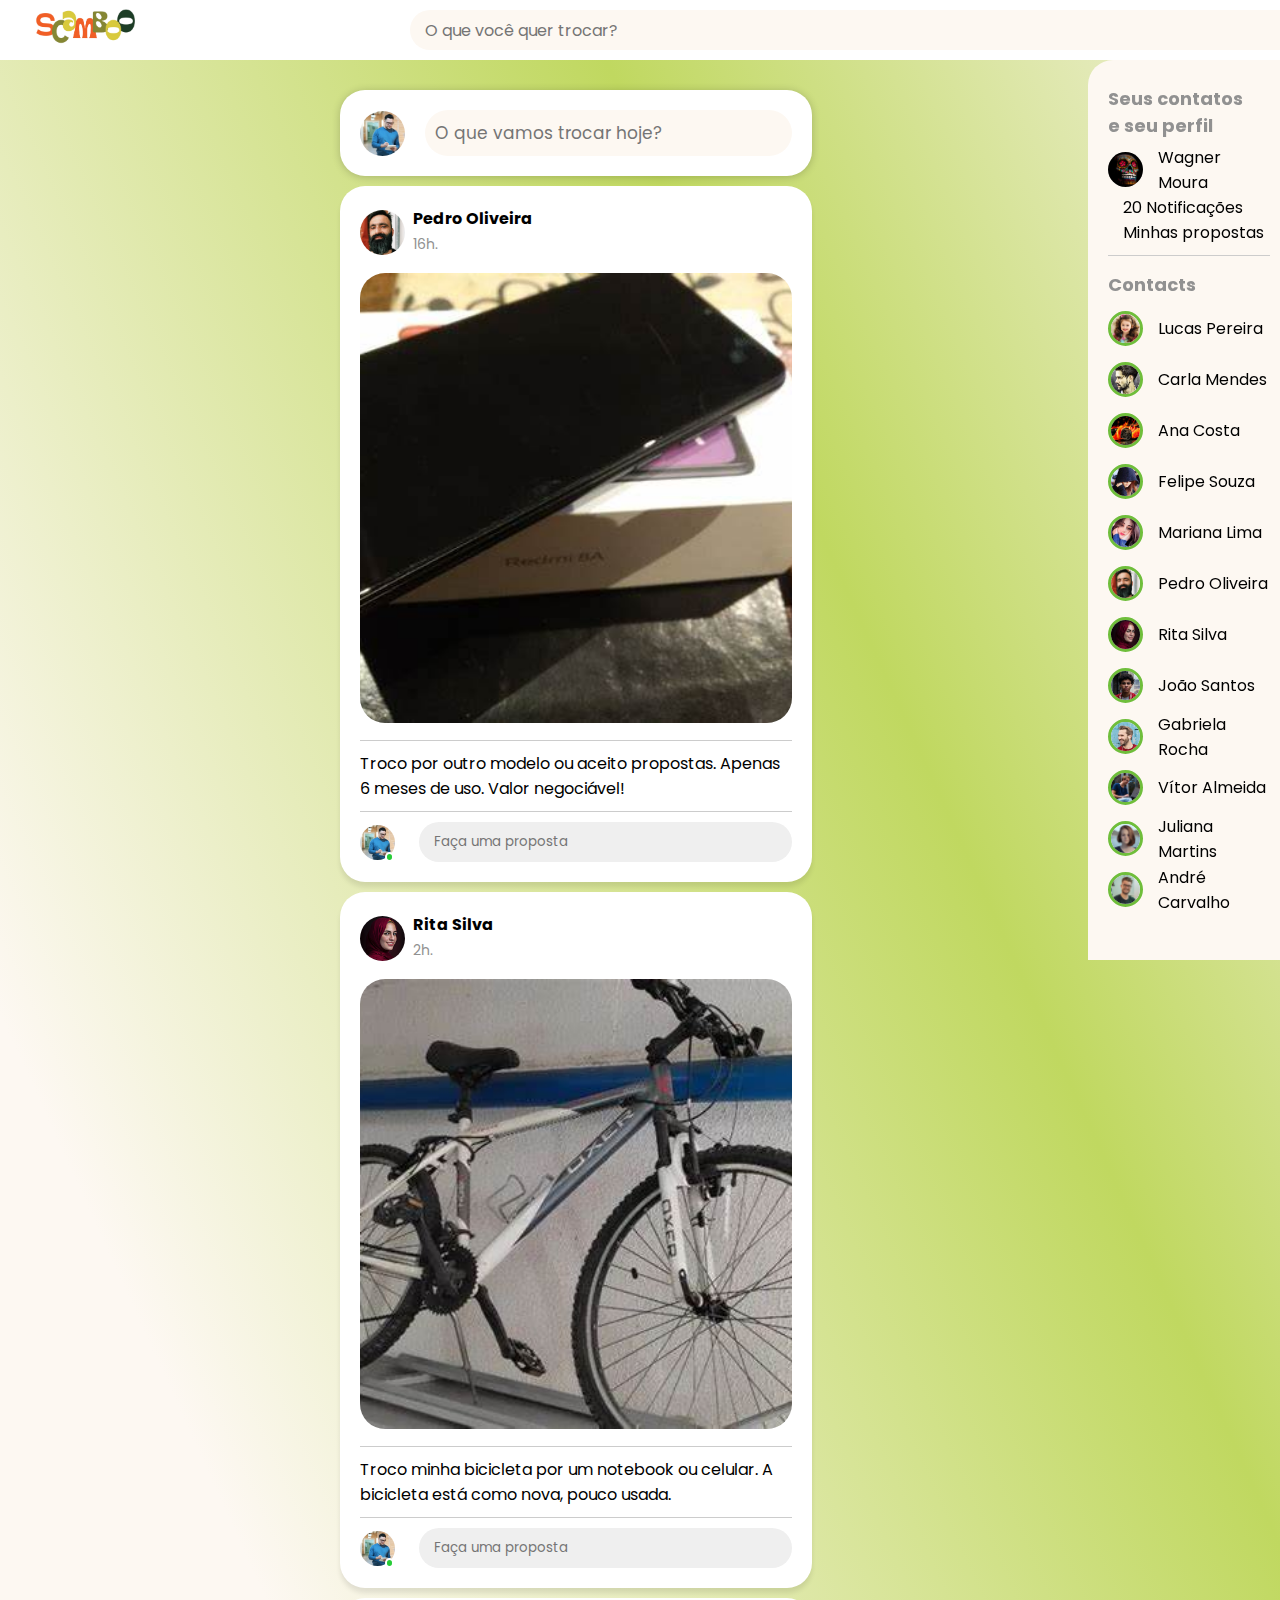
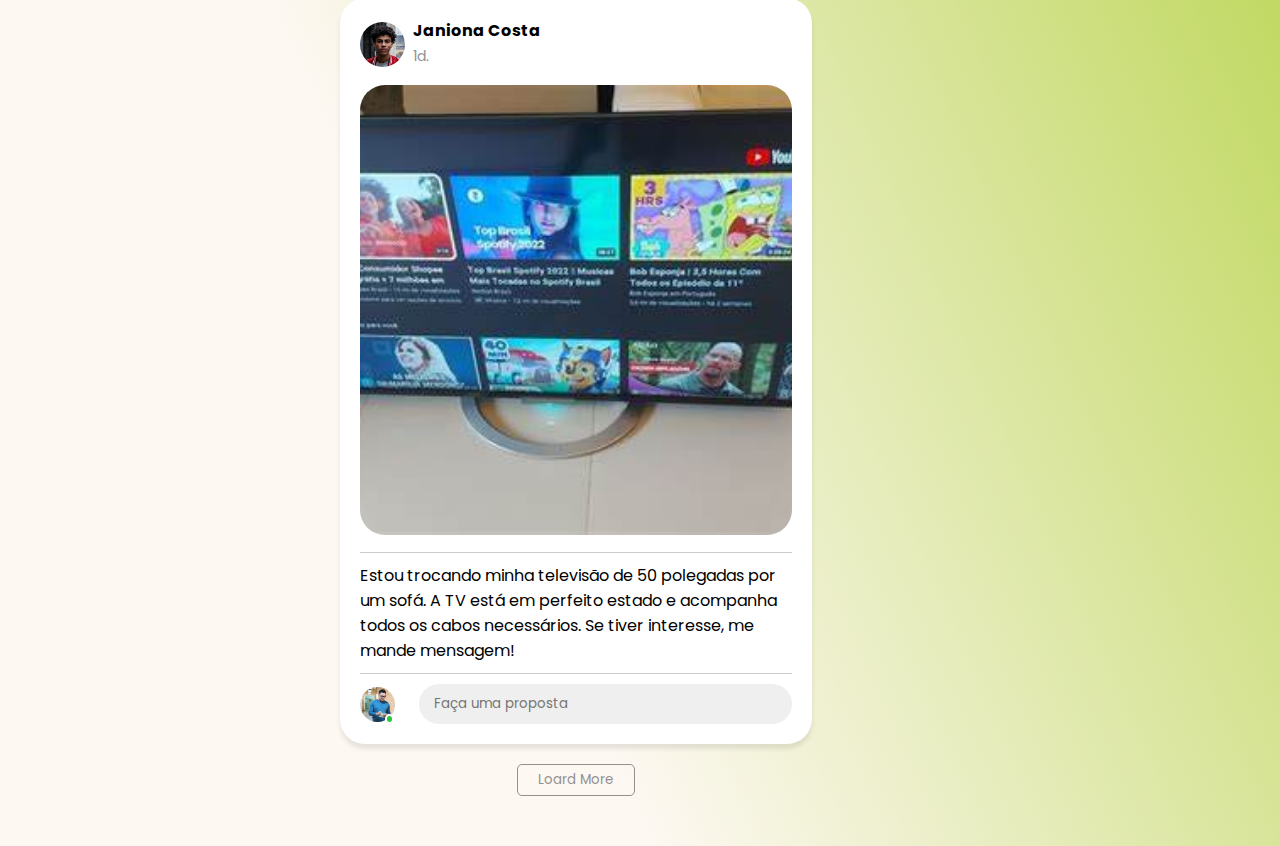
<file: home.html>
<!DOCTYPE html>
<html lang="en">
<head>
    <meta charset="UTF-8">
    <meta http-equiv="X-UA-Compatible" content="IE=edge">
    <meta name="viewport" content="width=device-width, initial-scale=1.0">
    <title>Scamboo | Home</title>
    <link rel="stylesheet" href="css/home.css">
    <!-----google fonts----->
    <link rel="preconnect" href="https://fonts.googleapis.com">
    <link rel="preconnect" href="https://fonts.gstatic.com" crossorigin>
    <link href="https://fonts.googleapis.com/css2?family=Permanent+Marker&family=Poppins:wght@300;400;500;600;700;800;900&display=swap" rel="stylesheet">
    
    <link rel="stylesheet" href="https://cdnjs.cloudflare.com/ajax/libs/font-awesome/6.1.2/css/all.min.css" integrity="sha512-1sCRPdkRXhBV2PBLUdRb4tMg1w2YPf37qatUFeS7zlBy7jJI8Lf4VHwWfZZfpXtYSLy85pkm9GaYVYMfw5BC1A==" crossorigin="anonymous" referrerpolicy="no-referrer" />
</head>
<body>

    <header>
    <nav>

        <div class="left">

            <div class="logo">
                <img src="assets/image/index/logo.png">
            </div>

            <div class="search_bar">

                <i class="fa-solid fa-magnifying-glass"></i>
                <input type="text" placeholder="O que você quer trocar?">

            </div>

        </div>

        <ul class="navlist">
            <li><a href="chat.html"><img src="assets/image/index/chat.png"></a></li>
            <li><a href="anuncios.html"><img src="assets/image/index/megaphone.png"></a></li>
            <li><a href="profile.html"><img src="assets/image/index/profile-user.png"></a></li>
        </ul>



    </nav>

    </header>




    <!------------main--------------->

    <div class="main">

        

        <!------------center---------------------->

        <div class="center">

           


            <div class="my_post">

                <div class="post_top">

                    <img src="image/profile.png">
                    <input type="text" placeholder="O que vamos trocar hoje?">

                </div>



            </div>

            <div class="friends_post">

                <div class="friend_post_top">
            
                    <div class="img_and_name">
            
                        <img src="image/profile_1.jpg">
            
                        <div class="friends_name">
                            <p class="friends_name">
                                Pedro Oliveira
                            </p>
                            <p class="time">16h.<i class="fa-solid fa-user-group"></i></p>
                        </div>
            
                    </div>
            
                    <div class="menu">
            
                        <i class="fa-solid fa-ellipsis"></i>
            
                    </div>
            
                </div>
            
                <img src="image/post_1.jpg">
            
                <hr>
            
                <p> Troco por outro modelo ou aceito propostas. Apenas 6 meses de uso. Valor negociável!</p>
            
        
            
                <hr>
            
                <div class="comment_warpper">
            
                    <img src="image/profile.png">
                    <div class="circle"></div>
            
                    <div class="comment_search">
            
                        <input type="text" placeholder="Faça uma proposta">
                        <i class="fa-regular fa-face-smile"></i>
                        <i class="fa-solid fa-camera"></i>
            
                    </div>
            
                </div>
            
            </div>
            
            <div class="friends_post">
            
                <div class="friend_post_top">
            
                    <div class="img_and_name">
            
                        <img src="image/profile_2.jpg">
            
                        <div class="friends_name">
                            <p class="friends_name">
                                Rita Silva
                            </p>
                            <p class="time">2h.<i class="fa-solid fa-user-group"></i></p>
                        </div>
            
                    </div>
            
                    <div class="menu">
            
                        <i class="fa-solid fa-ellipsis"></i>
            
                    </div>
            
                </div>
            
                <img src="image/post_2.jpg">
            
                <hr>
            
                <p>Troco minha bicicleta por um notebook ou celular. A bicicleta está como nova, pouco usada.</p>
            
                <hr>
        
            
                <div class="comment_warpper">
            
                    <img src="image/profile.png">
                    <div class="circle"></div>
            
                    <div class="comment_search">
            
                        <input type="text" placeholder="Faça uma proposta">
                        <i class="fa-regular fa-face-smile"></i>
                        <i class="fa-solid fa-camera"></i>
            
                    </div>
            
                </div>
            
            </div>
            
            <div class="friends_post">
            
                <div class="friend_post_top">
            
                    <div class="img_and_name">
            
                        <img src="image/profile_3.jpg">
            
                        <div class="friends_name">
                            <p class="friends_name">
                                Janiona Costa
                            </p>
                            <p class="time">1d.<i class="fa-solid fa-user-group"></i></p>
                        </div>
            
                    </div>
            
                    <div class="menu">
            
                        <i class="fa-solid fa-ellipsis"></i>
            
                    </div>
            
                </div>
            
                <img src="image/post_3.jpg">
            
                <hr>
            
                <p>Estou trocando minha televisão de 50 polegadas por um sofá. A TV está em perfeito estado e acompanha todos os cabos necessários. Se tiver interesse, me mande mensagem!</p>
            
                <hr>
        
        
                <div class="comment_warpper">
            
                    <img src="image/profile.png">
                    <div class="circle"></div>
            
                    <div class="comment_search">
            
                        <input type="text" placeholder="Faça uma proposta">
                        <i class="fa-regular fa-face-smile"></i>
                        <i class="fa-solid fa-camera"></i>
            
                    </div>
            
                </div>
            
            </div>
            

            <div class="loard">
                <button>Loard More</button>
            </div>

        </div>

        <!------------------right------------------>

        <div class="right">
            
            <div class="first_warpper">

                <div class="page">

                    <h2>Seus contatos e seu perfil</h2>
                    <div class="menu">
                        <i class="fa-solid fa-ellipsis"></i>
                    </div>

                </div>

                <div class="page_img">
                    <img src="image/page.jpg">
                    <p>Wagner Moura</p>
                </div>

                <div class="page_icon">
                    <i class="fa-regular fa-bell"></i>
                    <p>20 Notificações</p>
                </div>

                <div class="page_icon">
                    <i class="fa-solid fa-bullhorn"></i>
                    <p>Minhas propostas</p>
                </div>

            </div>

            <hr>


            <div class="third_warpper">

                <div class="contact_tag">

                    <h2>Contacts</h2>

                    <div class="contact_icon">
                        <i class="fa-solid fa-magnifying-glass"></i>
                        <i class="fa-solid fa-ellipsis"></i>

                    </div>

                </div>

                <div class="contact">
                    <img src="image/contact_1.jpg">
                    <p>Lucas Pereira</p>
                </div>
                
                <div class="contact">
                    <img src="image/contact_2.jpg">
                    <p>Carla Mendes</p>
                </div>
                
                <div class="contact">
                    <img src="image/contact_3.jpg">
                    <p>Ana Costa</p>
                </div>
                
                <div class="contact">
                    <img src="image/contact_4.jpg">
                    <p>Felipe Souza</p>
                </div>
                
                <div class="contact">
                    <img src="image/contact_5.jpg">
                    <p>Mariana Lima</p>
                </div>
                
                <div class="contact">
                    <img src="image/profile_1.jpg">
                    <p>Pedro Oliveira</p>
                </div>
                
                <div class="contact">
                    <img src="image/profile_2.jpg">
                    <p>Rita Silva</p>
                </div>
                
                <div class="contact">
                    <img src="image/profile_3.jpg">
                    <p>João Santos</p>
                </div>
                
                <div class="contact">
                    <img src="image/profile_4.png">
                    <p>Gabriela Rocha</p>
                </div>
                
                <div class="contact">
                    <img src="image/profile_5.png">
                    <p>Vítor Almeida</p>
                </div>
                
                <div class="contact">
                    <img src="image/profile_6.png">
                    <p>Juliana Martins</p>
                </div>
                
                <div class="contact">
                    <img src="image/profile_7.png">
                    <p>André Carvalho</p>
                </div>
                

            </div>

        </div>

    </div>

    
</body>
</html>
</file>
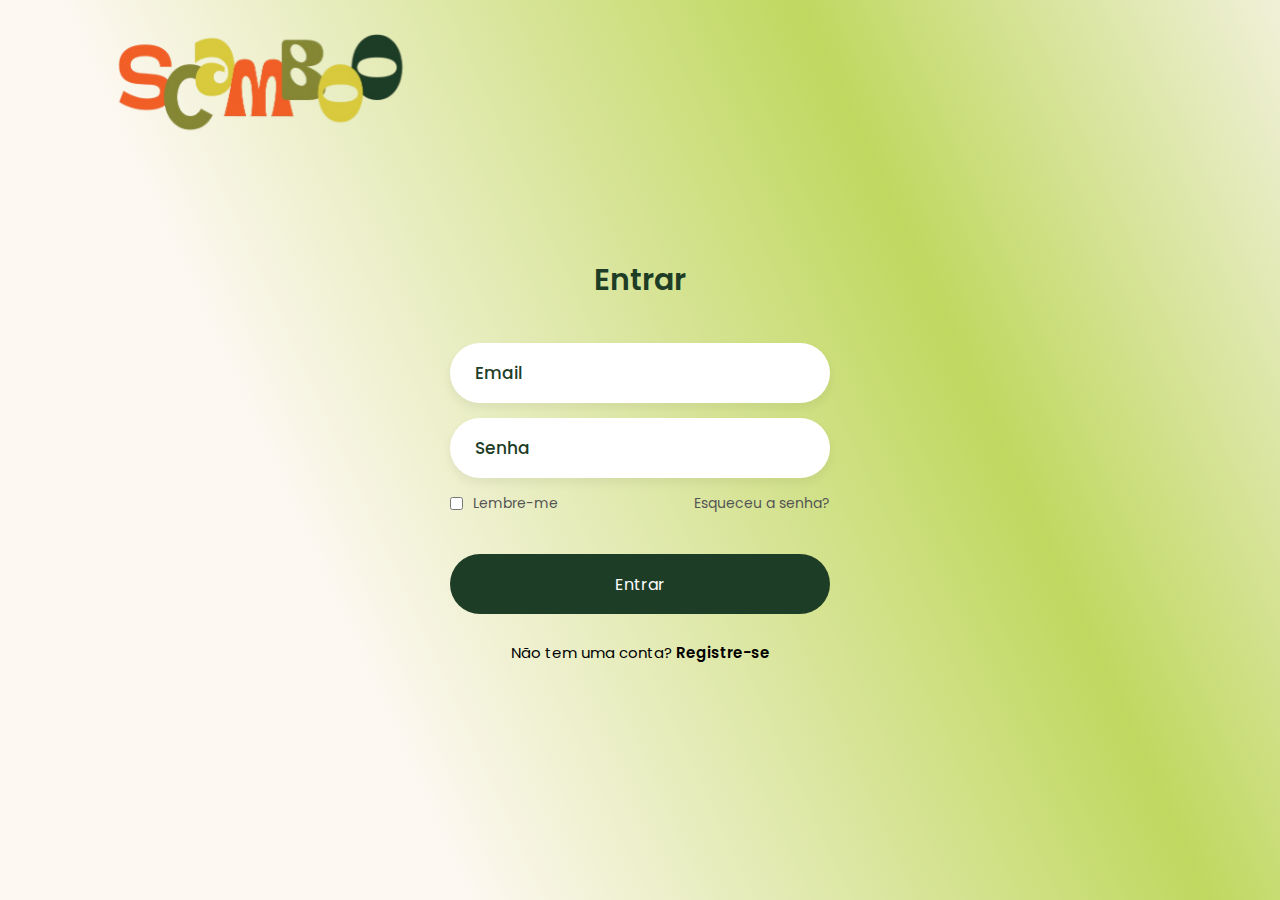
<file: login.html>
<!DOCTYPE html>
<html lang="en">
<head>
    <meta charset="UTF-8">
    <meta http-equiv="X-UA-Compatible" content="IE=edge">
    <meta name="viewport" content="width=device-width, initial-scale=1.0">
    <link rel="stylesheet" href="css/login.css">
    <title>Login</title>
</head>
<body>
    <div class="logo">
        <a href="index.html" class="logo"><img src="assets/image/index/logo.png"></a>
    </div>
    <div class="login-box">
        <div class="login-header">
            <header>Entrar</header>
        </div>
        <div class="input-box">
            <input type="text" class="input-field" placeholder="Email" autocomplete="off" required>
        </div>
        <div class="input-box">
            <input type="password" class="input-field" placeholder="Senha" autocomplete="off" required>
        </div>
        <div class="forgot">
            <section>
                <input type="checkbox" id="check">
                <label for="check">Lembre-me</label>
            </section>
            <section>
                <a href="#">Esqueceu a senha?</a>
            </section>
        </div>
        <div class="input-submit">
            <button class="submit-btn" id="submit"></button>
            <label for="submit" href="home.html"><a href="home.html">Entrar</a></label>
        </div>
        <div class="sign-up-link">
            <p>Não tem uma conta? <a href="register.html">Registre-se</a></p>
        </div>
    </div>
</body>
</html>
</file>
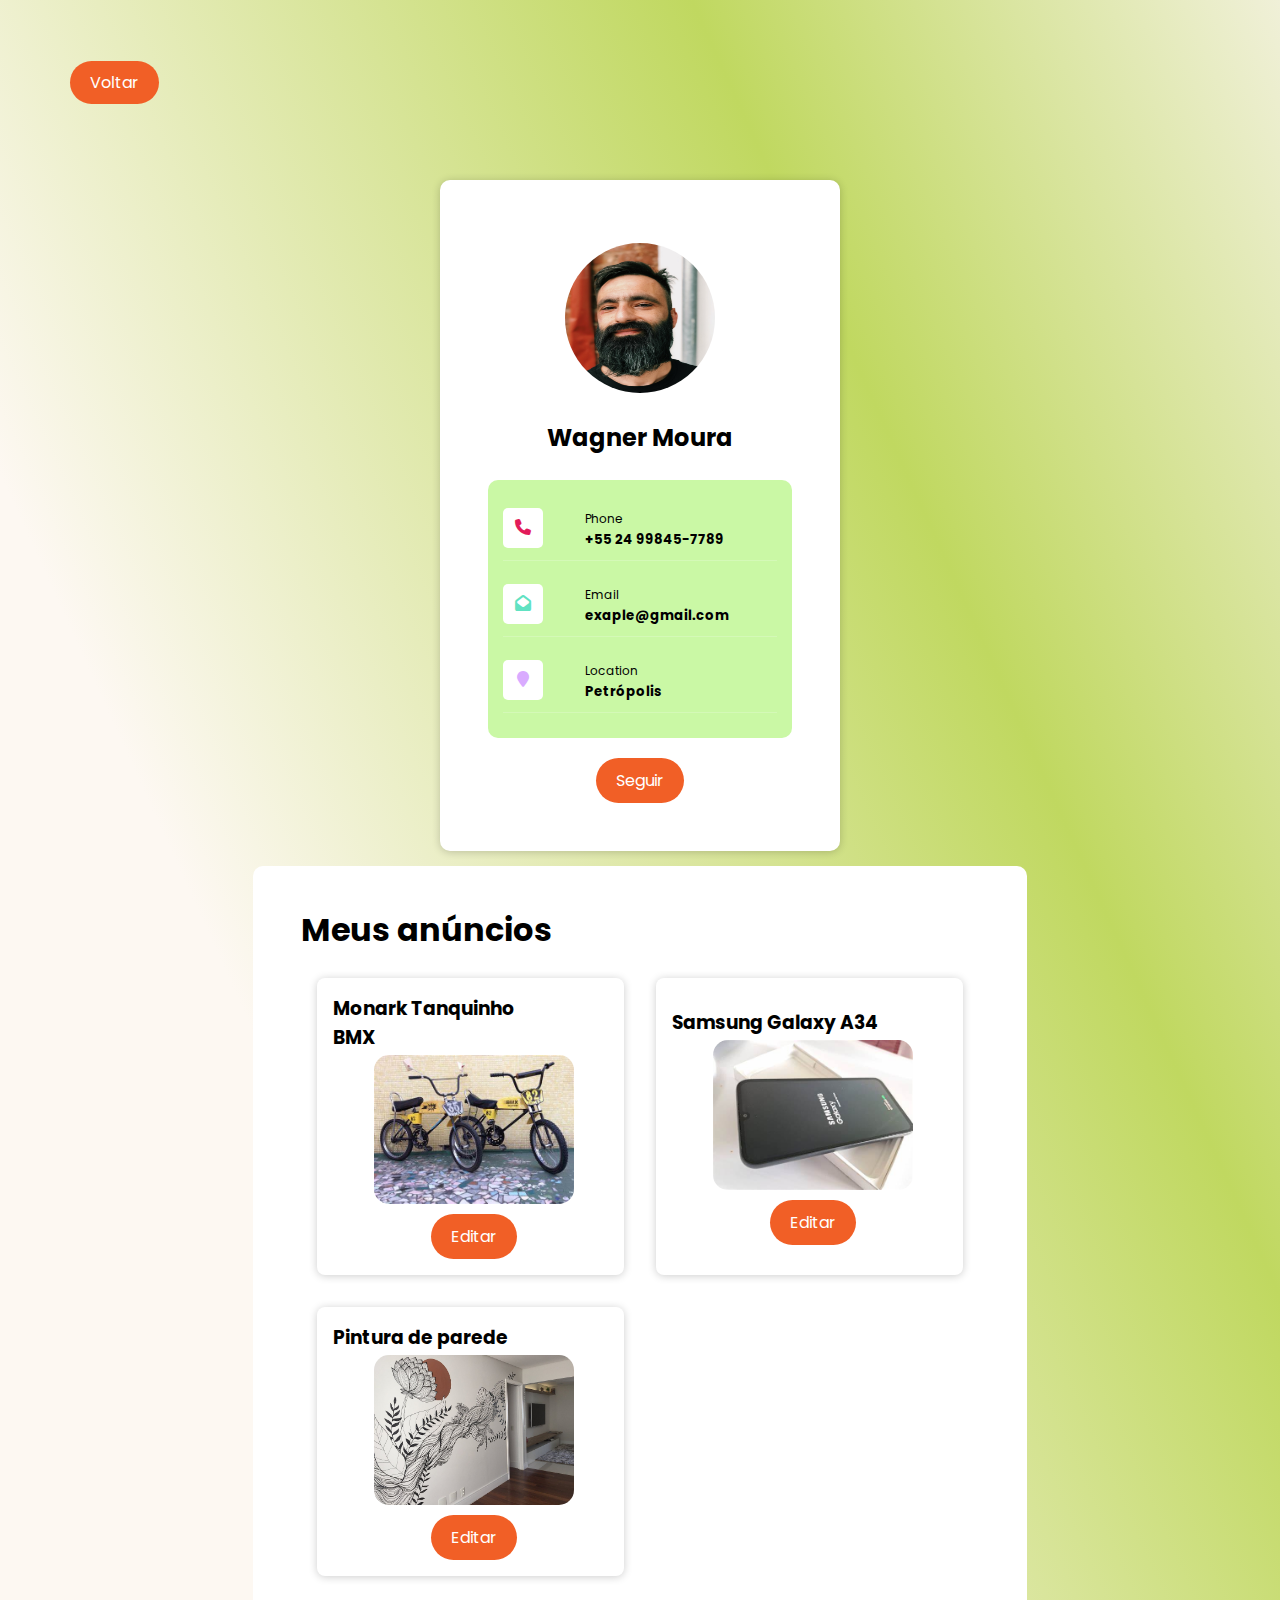
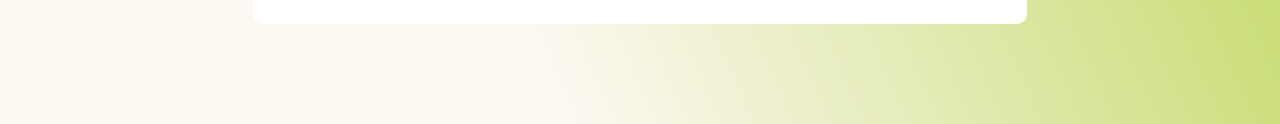
<file: profile.html>
<!DOCTYPE html>
<html lang="en">
<head>
    <meta charset="UTF-8">
    <meta http-equiv="X-UA-Compatible" content="IE=edge">
    <meta name="viewport" content="width=device-width, initial-scale=1.0">
    <title>Personal Portfolio Website designing -K2inofocom</title>
    <!---external css ---->
    <link rel="stylesheet" href="css/profile.css">
    <!---font awesome cdn for font icons---->
    <link rel="stylesheet" href="https://cdnjs.cloudflare.com/ajax/libs/font-awesome/6.2.1/css/all.min.css">

    <!-----google fonts----->
    <link rel="preconnect" href="https://fonts.googleapis.com">
    <link rel="preconnect" href="https://fonts.gstatic.com" crossorigin>
    <link href="https://fonts.googleapis.com/css2?family=Permanent+Marker&family=Poppins:wght@300;400;500;600;700;800;900&display=swap" rel="stylesheet">
    
    <link rel="stylesheet" href="https://cdnjs.cloudflare.com/ajax/libs/font-awesome/6.1.2/css/all.min.css" integrity="sha512-1sCRPdkRXhBV2PBLUdRb4tMg1w2YPf37qatUFeS7zlBy7jJI8Lf4VHwWfZZfpXtYSLy85pkm9GaYVYMfw5BC1A==" crossorigin="anonymous" referrerpolicy="no-referrer" />
</head>
<body>

<header>
   <a href="home.html" class="btn-voltar">Voltar</a>
</header>





   <div class="container">
       <div class="profile-card"> 
            <div class="profile-pic">
                <img src="image/profile_1.jpg" alt="user avatar">
            </div>

            <div class="profile-details">
                 <div class="intro">
                    <h2>Wagner Moura</h2>
                    <br>

                 </div>

                 <div class="contact-info">
                    <div class="row">
                         <div class="icon">
                            <i class="fa fa-phone"  style="color:var(--dark-magenta)"></i>
                         </div>
                         <div class="content">
                            <span>Phone</span>
                            <h5>+55 24 99845-7789</h5>
                         </div>
                    </div>

                    <div class="row">
                        <div class="icon">
                           <i class="fa fa-envelope-open"  style="color:var(--light-green)"></i>
                        </div>
                        <div class="content">
                           <span>Email</span>
                           <h5>exaple@gmail.com</h5>
                        </div>
                   </div>
    
                   <div class="row">
                    <div class="icon">
                       <i class="fa fa-map-marker"  style="color:var(--light-purple)"></i>
                    </div>
                    <div class="content">
                       <span>Location</span>
                       <h5>Petrópolis</h5>
                    </div>
                 </div>

            </div>
               <button id="botao"> Seguir</button>
            </div>
       </div>

       <!----about section ----->
       <div class="about">
          <h2>Meus anúncios</h2>
          <div class="work">
             <div class="workbox">
                 <div class="desc">
                    <h3>Monark Tanquinho BMX</h3>
                    <p><img src="assets/image/profile/bmx.jpg"> <button class="btn-voltar"> Editar </button></button></p>
                 </div>
             </div>

             <div class="workbox">
               <div class="desc">
                  <h3>Samsung Galaxy A34</h3>
                  <p><img src="assets/image/profile/smartphone.jpg"> <button class="btn-voltar"> Editar </button></button></p>
               </div>
           </div>

           <div class="workbox">
            <div class="desc">
               <h3>Pintura de parede</h3>
               <p><img src="assets/image/profile/serviço.jpg"> <button class="btn-voltar"> Editar </button></button></p>
            </div>
        </div>


     </div>




















          </div>
       </div>
   </div>
</body>
</html>
</file>
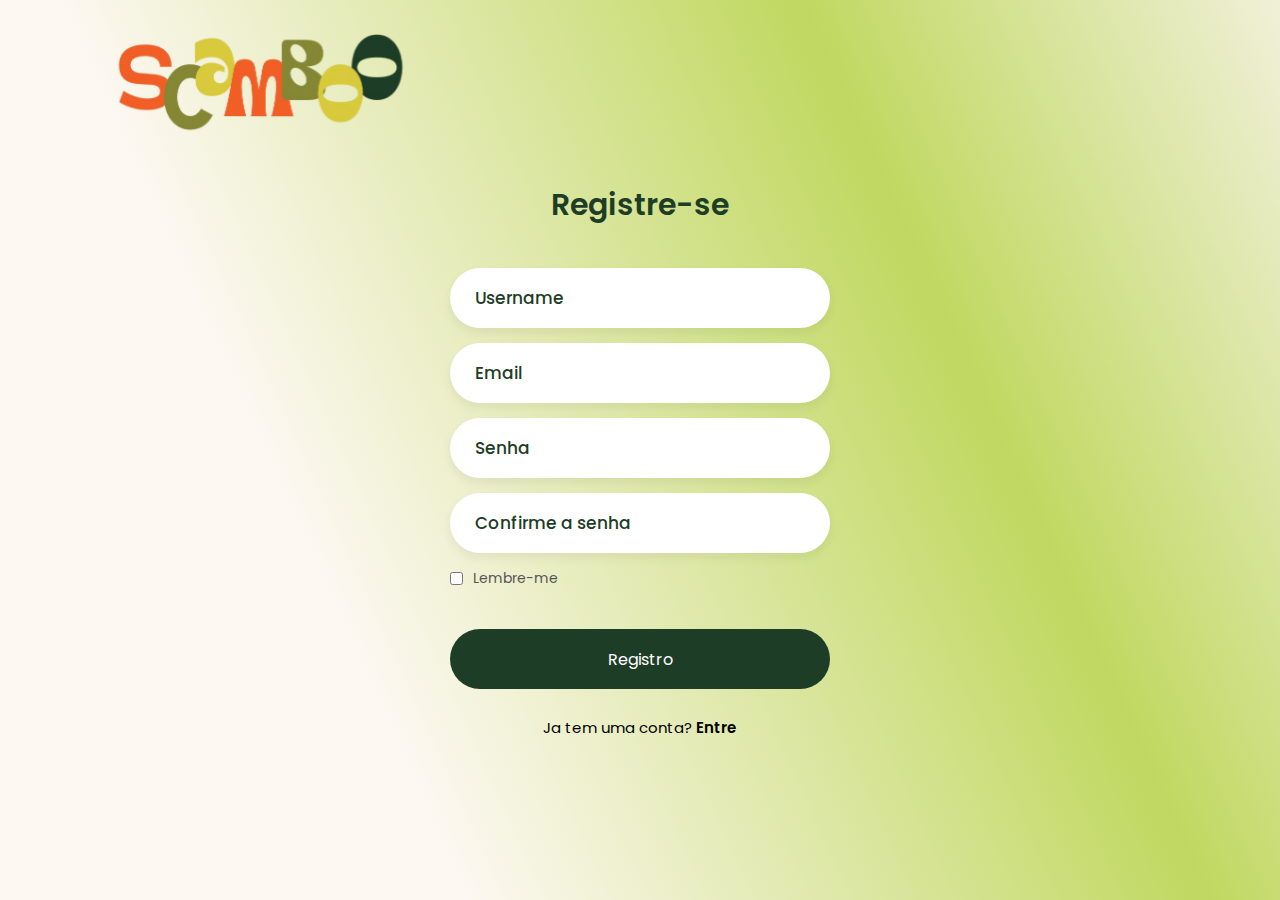
<file: register.html>
<!DOCTYPE html>
<html lang="en">
<head>
    <meta charset="UTF-8">
    <meta http-equiv="X-UA-Compatible" content="IE=edge">
    <meta name="viewport" content="width=device-width, initial-scale=1.0">
    <link rel="stylesheet" href="css/login.css">
    <title>Register</title>
</head>
<body>
    <div class="logo">
        <a href="index.html" class="logo"><img src="assets/image/index/logo.png"></a>
    </div>
    <div class="login-box">
        <div class="login-header">
            <header>Registre-se</header>
        </div>
        <div class="input-box">
            <input type="text" class="input-field" placeholder="Username" autocomplete="off" required>
        </div>
        <div class="input-box">
            <input type="text" class="input-field" placeholder="Email" autocomplete="off" required>
        </div>
        <div class="input-box">
            <input type="password" class="input-field" placeholder="Senha" autocomplete="off" required>
        </div>
        <div class="input-box">
            <input type="password" class="input-field" placeholder="Confirme a senha" autocomplete="off" required>
        </div>
        <div class="forgot">
            <section>
                <input type="checkbox" id="check">
                <label for="check">Lembre-me</label>
            </section>
        </div>
        <div class="input-submit">
            <button class="submit-btn" id="submit"></button>
            <label for="submit" href="home.html"><a href="home.html">Registro</a></label>
        </div>
        <div class="sign-up-link">
            <p>Ja tem uma conta? <a href="login.html">Entre</a></p>
        </div>
    </div>
</body>
</html>
</file>
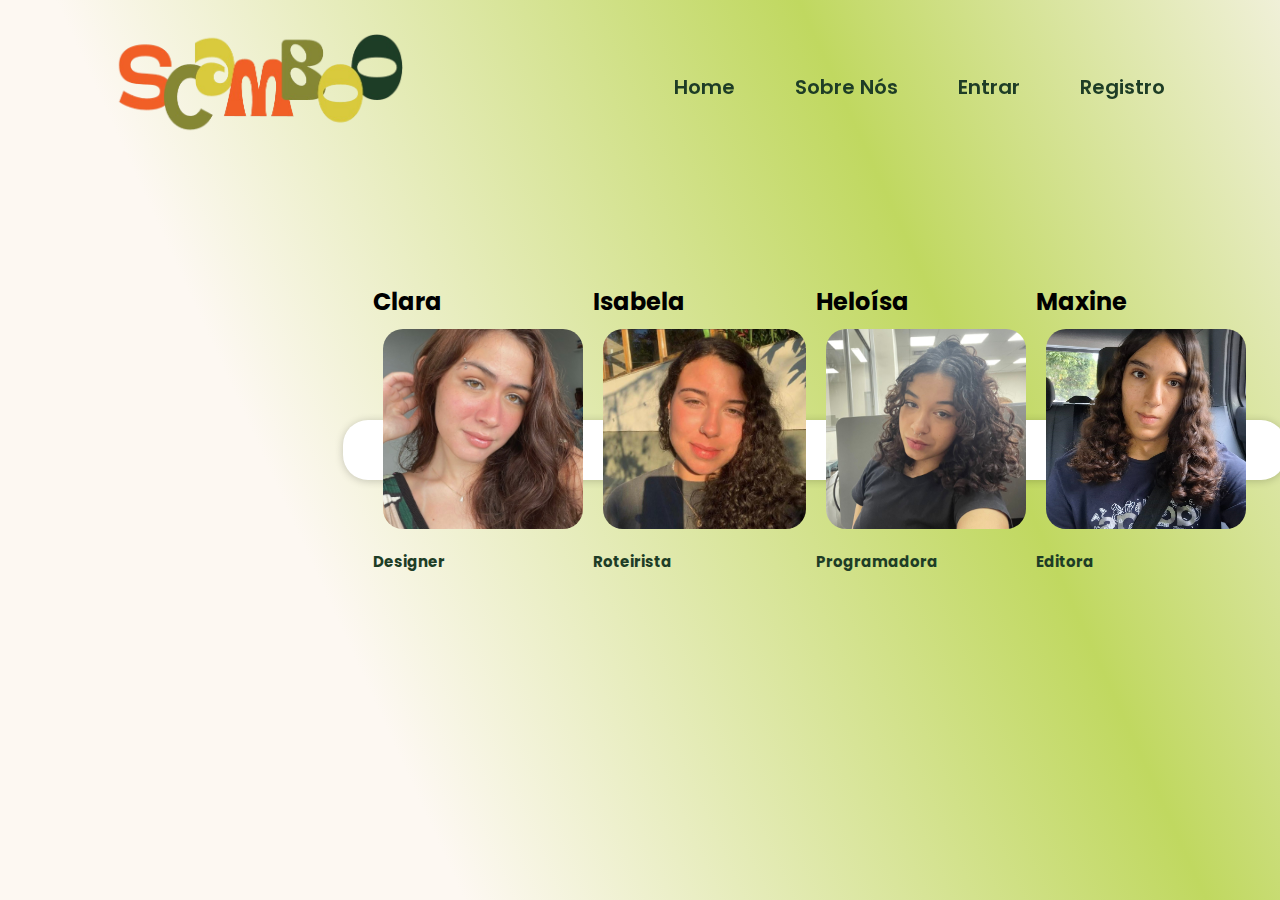
<file: sobrenos.html>
<!DOCTYPE html>
<html lang="en">
<head>
    <meta charset="UTF-8">
    <meta name="viewport" content="width=device-width, initial-scale=1.0">
    <title>About us</title>

    <link rel="stylesheet" href="css/style.css">

<!------custom css link -------->
<link rel="stylesheet" href="css/style.css">

<!----------boxicons link-------->
<link rel="stylesheet"
href="https://unpkg.com/boxicons@latest/css/boxicons.min.css">

<!-----------remixicons link------>
<link href="https://cdn/jsdelivr.net/npm/remixicon@2.5.0/font/remixicon.css" rel="stylesheet">

<!-----google fonts----->
<link rel="preconnect" href="https://fonts.googleapis.com">
<link rel="preconnect" href="https://fonts.gstatic.com" crossorigin>
<link href="https://fonts.googleapis.com/css2?family=Permanent+Marker&family=Poppins:wght@300;400;500;600;700;800;900&display=swap" rel="stylesheet">




</head>
<body>
    <header>
        <a href="index.html" class="logo"><img src="assets/image/index/logo.png"></a>

        <ul class="navlist">
            <li><a href="index.html">Home</a></li>
            <li><a href="sobrenos.html">Sobre Nós</a></li>
            <li><a href="login.html">Entrar</a></li>
            <li><a href="register.html">Registro</a></li>
        </ul>

        <div class="bx bx-menu" id="menu-icon"></div>
    </header>

    <section class="hero">
        <div class="hero-text">

            <ul class="fotos">
                <li class="fotos-li">
                    <h2>Clara <img src="assets/sobrenos/clara.jpg"><p>Designer</p></h2>
                    <h2>Isabela <img src="assets/sobrenos/isabela.jpg"><p>Roteirista</p></h2>
                    <h2>Heloísa <img src="assets/sobrenos/lisa.jpg"><p>Programadora</p></h2>
                    <h2>Maxine<img src="assets/sobrenos/max.jpg"><p>Editora</p></h2>
                </li>
            </ul>
        </div>


    </section>





</body>
</html>
</file>
<file: css/home.css>
*{
    margin: 0;
    padding: 0;
    box-sizing: border-box;
    font-family: 'Poppins', sans-serif;
    list-style: none;
    text-decoration: none;
}



nav{
    width: 100%;
    height: 60px;
    display: flex;
    align-items: center;
    justify-content: space-between;
    position: fixed;
    top: 0;
    z-index: 1000;
    background: white;
}



.navlist{
    display: flex;
    direction: none;
    margin-right: 30px;
}
.navlist a{
    color: #30693f;
    margin-left: 60px;
    font-size: 20px;
    font-weight: 600;
    border-bottom: 2px solid transparent;
    transition: all .55s ease
}
/*
.navlist a:hover{
    border-bottom: 2px solid #266436;
}
    */

.navlist img{
    height: 30px;
    width: auto;
    transition: all .55s ease
}

.navlist img:hover{
    height: 35px;
    width:auto;
}


nav .left .logo img{
    width: 100px;
    margin: 25px;
    cursor: pointer;
}

nav .left{
    display: flex;
    align-items: center;
    justify-content: center;
    margin-left: 10px;
}

nav .left .search_bar{
    width: 1000px;
    height: 40px;
    background: #FDF8F2;
    border-radius: 30px;
    padding: 0 10px;
    position: relative;
    left: 250px;
}

nav .left .search_bar i{
    line-height: 40px;
    font-size: 19px;
    color: #000000;
    margin-right: 5px;
}

nav .left .search_bar input{
    background: transparent;
    outline: none;
    border: 0;
    font-size: 16px;
    width: 200px;
}

nav .center{
    position: relative;
    right: 45px;
}

nav .center i{
    margin: 0 45px 0 45px;
    font-size: 22px;
}

nav .center i:hover{
    color: #45abff;
    cursor: pointer;
}

nav .right{
    display: flex;
    align-items: center;
    margin-right: 10px;
}

nav .right i{
    width: 35px;
    height: 35px;
    border-radius: 50%;
    background: #ffffff;
    line-height: 35px;
    padding-left: 8px;
    font-size: 18px;
    margin-left: 8px;
    cursor: pointer;
}

nav .right img{
    width: 35px;
    height: 35px;
    object-fit: cover;
    object-position: center;
    border-radius: 50%;
    margin-left: 8px;
    line-height: 45px;
    cursor: pointer;
}



/*-----------------main---------------*/

.main{

    display: flex;
    margin-top: 60px;
    background: linear-gradient(245.59deg, #f0f0d8 0%, #c0d860 28.53%, #FDF8F2 72.52%);
}


.main .center{
    width: 40%;
    height: auto;
    padding: 20px 20px 0 20px;
    margin-left: 25%;
}

.main .center::-webkit-scrollbar{
    width: 0;
}

.main .center .top_box{
    width: 100%;
    height: 260px;
    display: grid;
    grid-template-columns: 1fr 1fr 1fr 1fr 1fr;
}

.main .center .top_box .my_story_card{
    width: 135px;
    height: 250px;
    overflow: hidden;
    margin: 0 auto;
    box-shadow: 0 1px 8px rgba(0,0,0,0.2);
    border-radius: 10px;
    cursor: pointer;
}

.main .center .top_box .my_story_card img{
    width: 100%;
    height: 100%;
    object-fit: cover;
    object-position: center;
}

.main .center .top_box .my_story_card .story_upload{
    width: 100%;
    height: 60px;
    background: #fff;
    position: relative;
    bottom: 50px;
    cursor: pointer;
}

.main .center .top_box .my_story_card .story_upload img{
    width: 30px;
    height: 30px;
    display: flex;
    margin: 0 auto;
    position: relative;
    bottom: 15px;
    border-radius: 50%;
}

.main .center .top_box .my_story_card .story_upload .story_tag{
    display: flex;
    align-items: center;
    justify-content: center;
    position: relative;
    bottom: 10px;
    font-weight: bold;
    font-size: 14px;
}

.main .center .top_box .story_card{
    width: 135px;
    height: 250px;
    overflow: hidden;
    margin: 0 auto;
    box-shadow: 0 1px 8px rgba(0,0,0,0.2);
    border-radius: 10px;
    cursor: pointer;
}

.main .center .top_box .story_card img{
    width: 100%;
    height: 100%;
    object-fit: cover;
    object-position: center;
}

.main .center .top_box .story_card .story_profile{
    position: relative;
    bottom: 240px;
    margin-left: 10px;
}

.main .center .top_box .story_card .story_profile img{
    width: 40px;
    height: 40px;
    border-radius: 50%;
    border: 4px solid #45abff;
}

.main .center .top_box .story_card .story_profile .cricle{
    width: 10px;
    height: 10px;
    border-radius: 50%;
    background: #27cc37;
    border: 2px solid #fff;
    position: relative;
    bottom: 15px;
    left: 25px;
}

.main .center .top_box .story_card .story_name{
    position: relative;
    bottom: 100px;
    padding: 0 10px;
}

.main .center .top_box .story_card .story_name .name{
    font-weight: bold;
    color: #fff;
    font-size: 14px;
}

.main .center .my_post{
    width: 100%;
    height: auto;
    background: #fff;
    padding: 20px;
    border-radius: 25px;
    box-shadow: 0 1px 8px rgba(0,0,0,0.2);
    margin: 10px 0;
}

.main .center .my_post img{
    width: 45px;
    height: 45px;
    border-radius: 50%;
    object-fit: cover;
    object-position: center;
}

.main .center .my_post .post_top{
    display: flex;
    align-items: center;
}

.main .center .my_post .post_top input{
    width: 90%;
    padding: 10px;
    margin-left: 20px;
    border: 0;
    outline: none;
    background: #FDF8F2;
    border-radius: 30px;
    font-size: 17px;
}

.main .center .my_post .post_top input:hover{
    background: #FDF8F2;
    cursor: pointer;
}

.main .center .my_post hr{
    width: 100%;
    height: 1px;
    background: #cccccc;
    border: 0;
    margin: 10px 0;
}

.main .center .my_post .post_bottom{
    width: 95%;
    display: grid;
    grid-template-columns: 1fr 1fr 1fr;
    margin: 5px auto;
}

.main .center .my_post .post_bottom .post_icon{
    display: flex;
    align-items: center;
    margin: 0 auto;
    padding: 7px 40px;
    cursor: pointer;
}

.main .center .my_post .post_bottom .post_icon:hover{
    background: #efefef;
    border-radius: 8px;
}

.main .center .my_post .post_bottom .post_icon i.red{
    font-size: 23px;
    color: red;
    margin-right: 8px;
}

.main .center .my_post .post_bottom .post_icon i.green{
    font-size: 23px;
    color: #27cc37;
    margin-right: 8px;
}

.main .center .my_post .post_bottom .post_icon i.yellow{
    font-size: 23px;
    color: #f7b928;
    margin-right: 8px;
}

.main .center .room{
    width: 100%;
    height: auto;
    background: #fff;
    box-shadow: 0 1px 8px rgba(0,0,0,0.2);
    padding: 10px 15px;
    border-radius: 7px;
    display: flex;
    align-items: center;
}

.main .center .room .room_image{
    display: flex;
    align-items: center;
    border: 1px solid #6fbe3b;
    padding: 20px;
    border-radius: 30px;
    width: 150px;
    margin-right: 5px;
}

.main .center .room .room_image:hover{
    background: #efefef;
    cursor: pointer;
}

.main .center .room .room_image img{
    width: 25px;
    margin-right: 8px;
}

.main .center .room .room_image .room_tag{
    color: #6fbe3b;
}

.main .center .room .room_profile img{
    width: 45px;
    height: 45px;
    object-fit: cover;
    object-position: center;
    border-radius: 50%;
    margin: 0 8px;
    border: 3px solid #6fbe3b;
}

.main .center .friends_post{
    margin: 10px 0;
    width: 100%;
    height: auto;
    background: #fff;
    padding: 20px;
    border-radius: 25px;
    box-shadow: 0 5px 5px  rgba(0,0,0,0.09);
}

.main .center .friends_post .friend_post_top{
    display: flex;
    align-items: center;
    justify-content: space-between;
    margin-bottom: 15px;
}

.main .center .friends_post .friend_post_top .img_and_name{
    display: flex;
    align-items: center;
}

.main .center .friends_post .friend_post_top .img_and_name img{
    width: 45px;
    height: 45px;
    border-radius: 50%;
    object-fit: cover;
    object-position: center;
    margin-right: 8px;
    cursor: pointer;
}

.main .center .friends_post .friend_post_top .img_and_name .friends_name .friends_name{
    font-weight: bold;
    cursor: pointer;
}

.main .center .friends_post .friend_post_top .img_and_name .friends_name .friends_name:hover{
    text-decoration: underline;
}

.main .center .friends_post .friend_post_top .img_and_name .friends_name .time{
    font-size: 14px;
    color: #919191;
    margin: 3px 0;
}

.main .center .friends_post .friend_post_top .img_and_name .friends_name .time i{
    font-size: 10px;
    margin-left: 5px;
}

.main .center .friends_post .friend_post_top .menu{
    width: 35px;
    height: 35px;
    border-radius: 50%;
}

.main .center .friends_post .friend_post_top .menu:hover{
    background: #efefef;
    cursor: pointer;
}

.main .center .friends_post .friend_post_top .menu i{
    line-height: 35px;
    margin-left: 8px;
    font-size: 18px;
}

.main .center .friends_post img{
    width: 100%;
    height: 450px;
    object-fit: cover;
    object-position: center;
    border-radius: 25px;
}

.main .center .friends_post .info{
    display: flex;
    align-items: center;
    justify-content: space-between;
    margin: 10px 0;
}

.main .center .friends_post .info .emoji_img{
    display: flex;
}

.main .center .friends_post .info .emoji_img img{
    width: 20px;
    height: 20px;
}

.main .center .friends_post .info .emoji_img p{
    margin-left: 10px;
    font-size: 16px;
    color: #919191;
}

.main .center .friends_post .info .comment{
    display: flex;
    align-items: center;
}

.main .center .friends_post .info .comment p{
    padding: 0 12px;
    font-size: 15px;
    color: #919191;
}

.main .center .friends_post hr{
    width: 100%;
    height: 1px;
    background: #cccccc;
    border: 0;
    margin: 10px 0;
}

.main .center .friends_post .like{
    width: 90%;
    margin: 0 auto;
    display: flex;
    align-items: center;
    justify-content: space-between;
}

.main .center .friends_post .like .like_icon{
    display: flex;
    align-items: center;
}

.main .center .friends_post .like .like_icon i{
    font-size: 20px;
    margin-right: 8px;
    color: #919191;
}

.main .center .friends_post .like .like_icon i.activi{
    color: #45abff;
}

.main .center .friends_post .comment_warpper{
    display: flex;
    align-items: center;
}

.main .center .friends_post .comment_warpper img{
    width: 35px;
    height: 35px;
    border-radius: 50%;
    object-fit: cover;
    object-position: center;
    margin-right: 15px;
}

.main .center .friends_post .comment_warpper .circle{
    width: 10px;
    height: 10px;
    border-radius: 50%;
    background: #27cc37;
    border: 2px solid #fff;
    position: relative;
    top: 15px;
    right: 25px;
}

.main .center .friends_post .comment_warpper .comment_search{
    width: 95%;
    padding: 5px 15px;
    background: #efefef;
    border-radius: 30px;
}

.main .center .friends_post .comment_warpper .comment_search input{
    width: 85%;
    height: 30px;
    background: none;
    border: none;
    outline: none;
}

.main .center .friends_post .comment_warpper .comment_search i{
    padding: 0 5px;
    color: #919191;
}

.main .center .loard{
    display: flex;
    align-items: center;
    justify-content: center;
    margin: 20px 0 50px 0;
}

.main .center .loard button{
    background: none;
    padding: 5px 20px;
    border: 1px solid #919191;
    color: #919191;
    border-radius: 5px;
    cursor: pointer;
}

.main .center .end{
    font-size: 15px;
    text-align: center;
    color: #919191;
    margin: 10px 0;
}

.main .center .end span{
    margin-left: 8px;
    color: #6fbe3b;
}

.main .center .end span i{
    margin-right: 8px;
}




/*-----------------right------------------*/

.main .right{
    width: 15%;
    height: 100%;
    overflow: hidden;
    overflow-y: scroll;
    background: #FDF8F2;
    padding: 20px 10px 5px 20px;
    position: fixed;
    right: 0;
    border-radius: 25px 0 0 0 ;
}

.main .right::-webkit-scrollbar{
    width: 7px;
}

.main .right::-webkit-scrollbar-thumb{
    border-radius: 20px;
    background: #f5f5f5;
}

.main .right:hover::-webkit-scrollbar-thumb{
    background: #cccccc;
}

.main .right .first_warpper .page{
    display: flex;
    align-items: center;
    justify-content: space-between;
}

.main .right .first_warpper .page h2{
    font-size: 18px;
    color: #919191;
    margin: 5px 0;
}

.main .right .first_warpper .page .menu{
    width: 35px;
    height: 35px;
    border-radius: 50%;
}

.main .right .first_warpper .page .menu:hover{
    background: #efefef;
    cursor: pointer;
}

.main .right .first_warpper .page .menu i{
    line-height: 35px;
    margin-left: 8px;
    font-size: 18px;
}

.main .right .first_warpper .page_img{
    display: flex;
    align-items: center;
}

.main .right .first_warpper .page_img img{
    width: 35px;
    height: 35px;
    object-fit: cover;
    object-position: center;
    border-radius: 50%;
    margin: 8px 15px 8px 0;
    cursor: pointer;
}

.main .right .first_warpper .page_icon{
    display: flex;
    align-items: center;
}

.main .right .first_warpper .page_icon i{
    color: #919191;
    font-size: 20px;
    margin: 8px 15px 8px 0;
}

.main .right hr{
    width: 100%;
    height: 1px;
    border: 0;
    background: #cccccc;
    margin: 10px auto;
}

.main .right .second_warpper h2{
    font-size: 18px;
    color: #919191;
    margin: 5px 0;
}

.main .right .second_warpper .img_and_tag{
    display: flex;
    align-items: center;
}

.main .right .second_warpper .img_and_tag img{
    width: 40px;
    margin: 8px 15px 8px 0;
}

.main .right .second_warpper .img_and_tag p{
    line-height: 22px;
}

.main .right .second_warpper .img_and_tag p span{
    font-weight: bold;
}

.main .right .third_warpper .contact_tag{
    display: flex;
    align-items: center;
    justify-content: space-between;
}

.main .right .third_warpper .contact_tag h2{
    font-size: 18px;
    color: #919191;
    margin: 5px 0;
}

.main .right .third_warpper .contact_tag .contact_icon i{
    margin: 0 5px;
    width: 35px;
    height: 35px;
    border-radius: 50%;
    line-height: 35px;
    padding-left: 10px;
}

.main .right .third_warpper .contact_tag .contact_icon i:hover{
    background: #efefef;
    cursor: pointer;
}

.main .right .third_warpper .contact{
    display: flex;
    align-items: center;
}

.main .right .third_warpper .contact img{
    width: 35px;
    height: 35px;
    object-fit: cover;
    object-position: center;
    border-radius: 50%;
    margin: 8px 15px 8px 0;
    border: 3px solid #6fbe3b;
    cursor: pointer;
}
</file>
<file: css/login.css>
@import url('https://fonts.googleapis.com/css2?family=Poppins:wght@400;500&display=swap');

*{
    margin: 0;
    padding: 0;
    box-sizing: border-box;
    font-family: 'Poppins',sans-serif;
}


.logo img{ 
    width: auto;
    height: 100px;
}

.logo a{
    position: fixed;
    right: 0;
    top: 0;
    z-index: 1000;
    width: 100%;
    display: flex;
    align-items: center;
    justify-content: space-between;
    padding: 33px 9%;
    background: transparent;
}


body{
    display: flex;
    justify-content: center;
    align-items: center;
    min-height: 100vh;
    background: linear-gradient(245.59deg, #f0f0d8 0%, #c0d860 28.53%, #FDF8F2 72.52%);
}
.login-box{
    display: flex;
    justify-content: center;
    flex-direction: column;
    width: 440px;
    height: 480px;
    padding: 30px;
}
.login-header{
    text-align: center;
    margin: 20px 0 40px 0;
}
.login-header header{
    color: #1E3D26;
    font-size: 30px;
    font-weight: 600;
}
.input-box .input-field{
    width: 100%;
    height: 60px;
    font-size: 17px;
    padding: 0 25px;
    margin-bottom: 15px;
    border-radius: 30px;
    border: none;
    box-shadow: 0px 5px 10px 1px rgba(0,0,0, 0.05);
    outline: none;
    transition: .3s;
}
::placeholder{
    font-weight: 500;
    color: #1E3D26;
}
.input-field:focus{
    width: 105%;
}
.forgot{
    display: flex;
    justify-content: space-between;
    margin-bottom: 40px;
}
section{
    display: flex;
    align-items: center;
    font-size: 14px;
    color: #555;
}
#check{
    margin-right: 10px;
}
a{
    text-decoration: none;
}
a:hover{
    text-decoration: underline;
}
section a{
    color: #555;
}
.input-submit{
    position: relative;
}
.submit-btn{
    width: 100%;
    height: 60px;
    background: #1E3D26;
    border: none;
    border-radius: 30px;
    cursor: pointer;
    transition: .3s;
}
.input-submit label{
    position: absolute;
    top: 45%;
    left: 50%;
    color: #fff;
    -webkit-transform: translate(-50%, -50%);
    -ms-transform: translate(-50%, -50%);
    transform: translate(-50%, -50%);
    cursor: pointer;
}
.input-submit label a{
    position: absolute;
    top: 45%;
    left: 50%;
    color: #fff;
    -webkit-transform: translate(-50%, -50%);
    -ms-transform: translate(-50%, -50%);
    transform: translate(-50%, -50%);
    cursor: pointer;
}
.submit-btn:hover{
    background: #000;
    transform: scale(1.05,1);
}
.sign-up-link{
    text-align: center;
    font-size: 15px;
    margin-top: 20px;
}
.sign-up-link a{
    color: #000;
    font-weight: 600;
}
</file>
<file: css/profile.css>
*{
    margin: 0;
    padding: 0;
    box-sizing: border-box;
    font-family: 'Poppins', sans-serif;
    list-style: none;
    text-decoration: none;
}



:root{
    --purple:#2F192E;
    --purple-light:#30192d;
    --dark-blue:#012677;
    --blue:#5c65c0;
    --skyblue :#00b4fc;
    --light-blue:#005bc5;
    --dark-pink:#f64c57;
    --dark-magenta:#e21b5a;
    --light-green:#61e2c2;
    --light-purple:#d9abff;
}

header {
    margin-bottom: 60px;
    text-align: left; /* Alinha o botão à direita */
}


#botao{
        background-color: #F15F26; /* Cor do fundo */
        color: white; /* Cor do texto */
        font-size: 16px;
        padding: 10px 20px; /* Espaçamento interno do botão */
        border: none;
        border-radius: 50px; /* Arredonda o botão */
        cursor: pointer;
        text-decoration: none; /* Remove o sublinhado do link */
        transition: background-color 0.3s; /* Transição suave */
        margin-top: 20px;
}
    /* Efeito ao passar o mouse sobre o botão */
#botao:hover {
        background-color: #367a36; /* Cor de fundo ao passar o mouse */
    }


/* Estilos para o botão de voltar */
.btn-voltar {
    background-color: #F15F26; /* Cor do fundo */
    color: white; /* Cor do texto */
    font-size: 16px;
    padding: 10px 20px; /* Espaçamento interno do botão */
    border: none;
    border-radius: 50px; /* Arredonda o botão */
    cursor: pointer;
    text-decoration: none; /* Remove o sublinhado do link */
    transition: background-color 0.3s; /* Transição suave */
}

/* Efeito ao passar o mouse sobre o botão */
.btn-voltar:hover {
    background-color: #367a36; /* Cor de fundo ao passar o mouse */
}


*{
    box-sizing: border-box;
    padding:0;
    margin:0;
    text-decoration: none;
    font-family: 'Poppins',sans-serif;
}
body{
    margin: 70px;
    background: linear-gradient(245.59deg, #f0f0d8 0%, #c0d860 28.53%, #FDF8F2 72.52%);
}
.container{
    margin: 70px 0 100px 0;
    display: flex;
    justify-content: space-around;
    align-items: center;
    min-height: 100%;
    width: 100%;
    flex-wrap: wrap;
    position: relative;
}
.profile-card{
    background: #ffffff;
    width:400px;
    padding: 3rem;
    border-radius: 10px;
    min-height: 400px;
    position: relative;
    color:#000000;
    margin: 15px;
    display: flex;
    justify-content: space-between;
    align-items: center;
    flex-direction: column;
    box-shadow: 0 1px 8px rgba(0,0,0,0.2);
}
.profile-card .profile-pic{
    margin-top: 15px;
    overflow: hidden;
}
.profile-card .profile-pic img{
    border-radius: 50%;
    height: 150px;
    width: 150px;
}
.profile-card .profile-details{
    display: flex;
    flex-direction: column;
    justify-content: flex-start;
    align-items: center;
    width:100%;
}
.profile-details .intro{
    display: flex;
    justify-content: center;
    align-items: center;
    flex-direction: column;
}
.profile-details .intro h2{
    margin-top: 20px;
}
.profile-details .intro h4{
    background: #ffffff;
    font-weight: 400;
    border-radius: 4px;
    padding: 5px 10px;
    margin: 8px;
}
.profile-details .intro .social{
    margin-top: 10px;
    margin-bottom: 25px;
}
.profile-details .intro .social i{
    color:#000000;
    font-size: 16px;
    background-color:#ffffff;
    margin: 5px;
    height: 35px;
    width:35px;
    line-height: 35px;
    text-align: center;
    border-radius: 5px;
    transition: 0.5s;
}
.profile-details .intro .social i:hover{
    transform: scale(1.2);
    border:1px solid rgba(255,255,255,0.3);
}
.profile-details .contact-info{
    background-color: #caf8a5;
    padding: 15px;
    border-radius: 10px;
    width: 100%;
}
.profile-details .contact-info .row{
    display: flex;
    justify-content: space-between;
    align-items: center;
    border-bottom: 1px solid rgba(255,255,255,0.2);
    padding: 10px 0;
    margin-bottom: 10px;
}
.contact-info .row .icon{
    height: 40px;
    width: 40px;
    line-height: 40px;
    border-radius: 5px;
    background-color: #ffffff;
    text-align: center;
    color:#000000;
    transition: 0.5s;
}
.row .icon:hover{
    transform:scale(1.2);
    border:1px solid rgba(255,255,255,0.1);
}
.row .content{
    min-width: 70%;
}
.row .content span{
    font-size: 12px;
}
.download-btn{
    background: linear-gradient(45deg, #F15F26,#F15F26);
    color:#000000;
    padding: 1rem 3rem;
    border-radius: 30px;
    margin-top: 1.5rem;
    border:none;
}


/*****about section ****/
.about{
    background-color: #ffffff;
    max-width: 800px;
    padding: 2rem 3rem;
    border-radius: 10px;
}
.about h1{
    color:#000000;
    margin-bottom: 1.1rem;
    position: relative;
    display: inline-block;
    font-size: 3.5rem;
}
.about h1::after{
    position: absolute;
    content: "";
    top:50%;
    right:-50%;
    width:45%;
    height: 3px;
    background: linear-gradient(45deg, #f64c57,#e21b5a);
}
.about h2{
    color:#000000;
    font-size: 2rem;
    margin:0.5rem 0;
}
.about p{
    color:#555;
    margin:1.5rem 0;
}
.about .work{
    display: grid;
    grid-template-columns: 1fr 1fr;
    grid-template-rows: auto;

}
.work .workbox{
    display: flex;
    justify-content: space-between;
    border-radius:8px;
    box-shadow: 0 1px 8px rgba(0,0,0,0.2);
    padding: 1rem;
    margin:1rem;
    align-items: center;
    align-content: center;

}
.work .workbox .desc{
    width:75%;
    color:#555;
}
.work .workbox .desc h3{
    color:#000000;
    margin-bottom: 3px;
}
.work .workbox .desc p{
    margin:0px;
    text-align: center;
    display: flex;
    align-content: center;
    flex-direction: column;
    align-items: center;
    
}


.work .workbox .desc p img{
    height: auto;
    width: 200px;
    border-radius: 15px;
    margin: 10px;
    margin: 0 0 0 75px;
}

.work .workbox .desc p .btn-voltar{
    margin: 10px 0 0 75px;
}







/***Responsive Design ***/
@media(max-width:768px)
{
    .about{
        width: 1005;
        max-width: 400px;
        padding:1rem;
        margin:1rem;

    }
    .about h1{
        font-size: 2.2rem;
    }
    .about .work{
        grid-template-columns: repeat(1,1fr);
        grid-template-rows: repeat(4,auto);
    }
}
</file>
<file: css/style.css>
*{
    padding: 0;
    margin: 0;
    box-sizing: border-box;
    font-family: 'Poppins', sans-serif;
    list-style: none;
    text-decoration: none;
}

header{
    position: fixed;
    right: 0;
    top: 0;
    z-index: 1000;
    width: 100%;
    display: flex;
    align-items: center;
    justify-content: space-between;
    padding: 33px 9%;
    background: transparent;
}

.logo img{
    width: auto;
    height: 100px;
}

.navlist{
    display: flex;
}
.navlist a{
    color: #1E3D26;
    margin-left: 60px;
    font-size: 20px;
    font-weight: 600;
    border-bottom: 2px solid transparent;
    transition: all .55s ease
}
.navlist a:hover{
    border-bottom: 2px solid #1E3D26;
}

#menu-icon{
    color:#1E3D26;
    font-size: 35px;
    z-index: 10001;
    cursor: pointer;
    display: none;
}

.hero{
    height: 100%;
    width: 100%;
    min-height: 100vh;
    background: linear-gradient(245.59deg, #f0f0d8 0%, #c0d860 28.53%, #FDF8F2 72.52%);
    position: relative;
    display: grid;
    grid-template-columns: repeat(2, 1fr);
    align-items: center;
    gap: 2rem;
}

section{
    padding: 0 19% 0 19%;
}

.hero-text h5{
    font-size: 14px;
    font-weight: 400;
    color: #1E3D26;
    margin-bottom: 40px;
}
.hero-text h1{
    font-size: 90px;
    line-height: 1;
    color: #1E3D26;
    margin: 0 0 45px;
}
.hero-text h4{
    font-size: 18px;
    font-weight: 600;
    color: #1E3D26;
    margin-bottom: 10px;
}
.hero-text p{
    color:#1E3D26;
    font-size: 15px;
    line-height: 1.9;
    margin-bottom: 40px;
}
.hero-img img{
    width: 700px;
    height: auto;
}


.hero-text a{
    display: inline-block;
    color: #F15F26;
    background: #D8CA3C;
    border: 1px solid transparent;
    padding: 12px 30px;
    line-height: 1.4;
    font-size: 14px;
    font-weight: 500;
    border-radius: 30px;
    text-transform: uppercase;  
    transition: all .55s ease;
}

.hero-text a:hover{
    background:transparent;
    border: 1px solid #F15F26;
    transform: translateX(8px);
}

.hero-text a.ctaa{
    background: transparent;
    border: 1px solid #F15F26;
    margin-left: 20px;
}

.hero-text a.ctaa i{
    vertical-align: middle;
    margin-right: 5px;
}





/* ---------------------   sobre nos   --------------------- */
.fotos{
    display: flex;
    align-items: center;
    margin-left: 100px;
}

.fotos .fotos-li{
    display: flex;
    align-items: center;
    flex-direction: row;
    padding: 30px;
    background-color: #ffffff;
    border-radius: 25px;
    max-height: 30px;


    box-shadow: 0 1px 8px rgba(0,0,0,0.2);

}

.fotos .fotos-li img{
    height:200px;
    width: auto;
    border-radius: 20px;
    margin: 10px;
}
</file>
